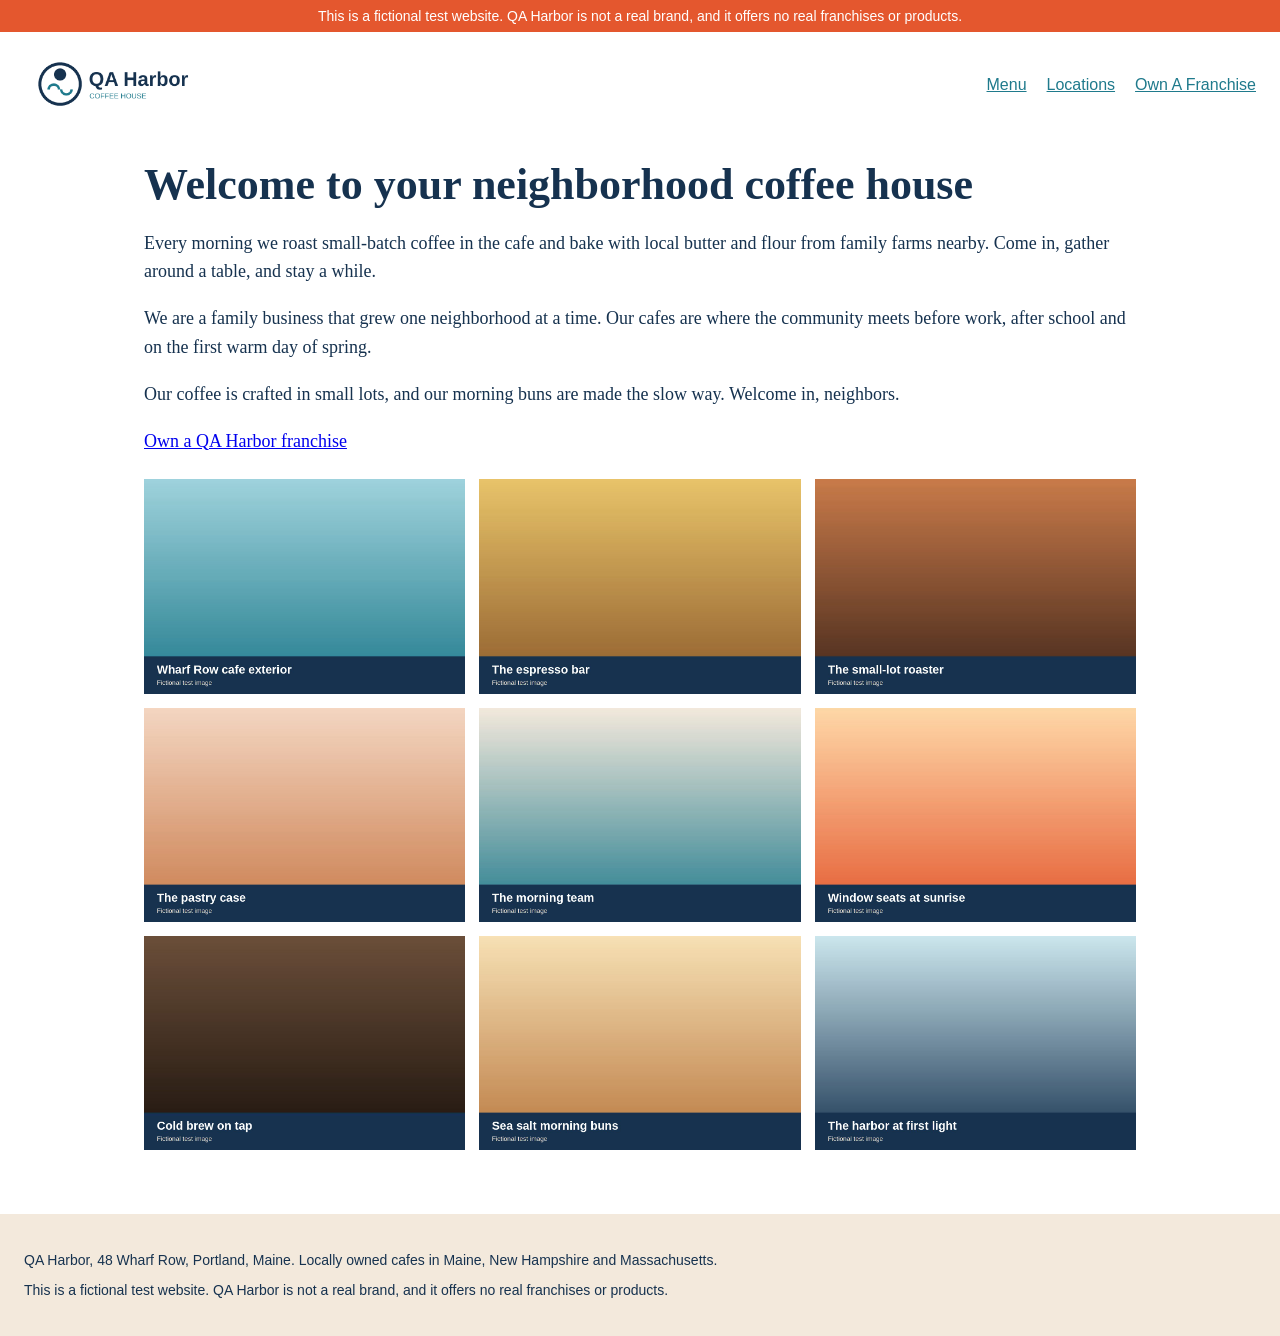
<file: index.html>
<!doctype html>
<html lang="en"><head>
<meta charset="utf-8">
<meta name="viewport" content="width=device-width, initial-scale=1">
<meta name="robots" content="noindex">
<title>QA Harbor | Small-Batch Coffee, Roasted In Your Neighborhood</title>
<meta name="description" content="Neighborhood coffee houses in Maine, New Hampshire and Massachusetts. Small-batch coffee roasted in the cafe and pastry baked each morning.">
<meta property="og:title" content="QA Harbor | Small-Batch Coffee, Roasted In Your Neighborhood">
<meta property="og:site_name" content="QA Harbor">
<meta property="og:description" content="Neighborhood coffee houses in Maine, New Hampshire and Massachusetts. Small-batch coffee roasted in the cafe and pastry baked each morning.">
<meta property="og:image" content="img/wharf-row-cafe.jpg">
<link rel="icon" href="img/logo.png">
<link rel="stylesheet" href="site.css">
</head><body>
<p class="notice">This is a fictional test website. QA Harbor is not a real brand, and it offers no real franchises or products.</p>
<header><a href="index.html"><img src="img/logo.png" alt="QA Harbor logo" width="192" height="72"></a><nav><a href="menu.html">Menu</a><a href="locations.html">Locations</a><a href="franchise.html">Own A Franchise</a></nav></header>
<main><h1>Welcome to your neighborhood coffee house</h1>
<p>Every morning we roast small-batch coffee in the cafe and bake with local butter and flour from family farms nearby. Come in, gather around a table, and stay a while.</p>
<p>We are a family business that grew one neighborhood at a time. Our cafes are where the community meets before work, after school and on the first warm day of spring.</p>
<p>Our coffee is crafted in small lots, and our morning buns are made the slow way. Welcome in, neighbors.</p>
<p><a href="franchise.html">Own a QA Harbor franchise</a></p>
<div class="grid"><img src="img/wharf-row-cafe.jpg" alt="Wharf Row cafe exterior" width="1200" height="800"><img src="img/espresso-bar.jpg" alt="The espresso bar" width="1200" height="800"><img src="img/roaster.jpg" alt="The small-lot roaster" width="1200" height="800"><img src="img/pastry-case.jpg" alt="The pastry case" width="1200" height="800"><img src="img/morning-team.jpg" alt="The morning team" width="1200" height="800"><img src="img/window-seats.jpg" alt="Window seats at sunrise" width="1200" height="800"><img src="img/cold-brew.jpg" alt="Cold brew on tap" width="1200" height="800"><img src="img/morning-bun.jpg" alt="Sea salt morning buns" width="1200" height="800"><img src="img/harbor-view.jpg" alt="The harbor at first light" width="1200" height="800"></div></main>
<footer><p>QA Harbor, 48 Wharf Row, Portland, Maine. Locally owned cafes in Maine, New Hampshire and Massachusetts.</p><p>This is a fictional test website. QA Harbor is not a real brand, and it offers no real franchises or products.</p></footer>
</body></html>
</file>
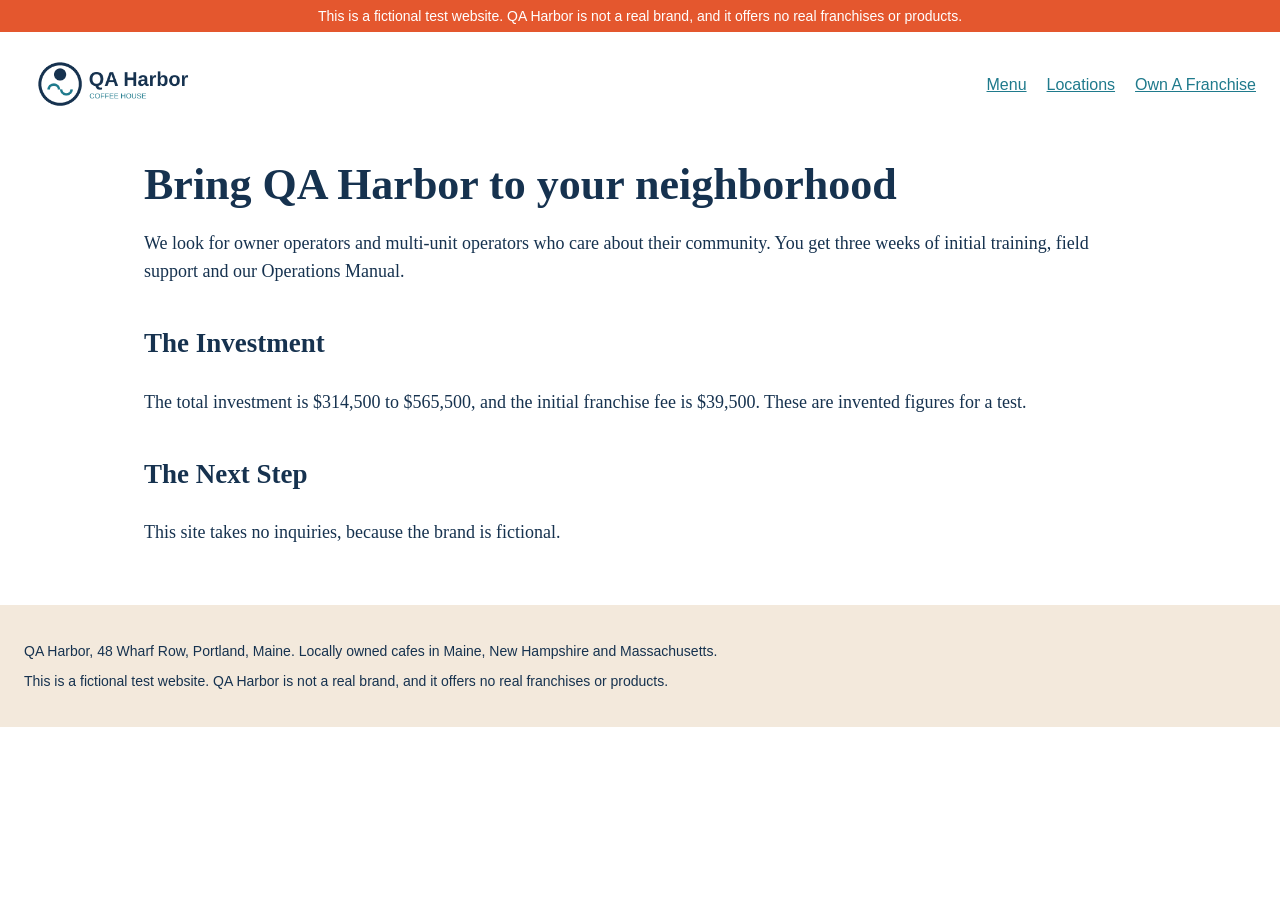
<file: franchise.html>
<!doctype html>
<html lang="en"><head>
<meta charset="utf-8">
<meta name="viewport" content="width=device-width, initial-scale=1">
<meta name="robots" content="noindex">
<title>Own A Franchise | QA Harbor</title>
<meta name="description" content="Bring a QA Harbor coffee house to your neighborhood.">
<meta property="og:title" content="Own A Franchise | QA Harbor">
<meta property="og:site_name" content="QA Harbor">
<meta property="og:description" content="Bring a QA Harbor coffee house to your neighborhood.">
<meta property="og:image" content="img/wharf-row-cafe.jpg">
<link rel="icon" href="img/logo.png">
<link rel="stylesheet" href="site.css">
</head><body>
<p class="notice">This is a fictional test website. QA Harbor is not a real brand, and it offers no real franchises or products.</p>
<header><a href="index.html"><img src="img/logo.png" alt="QA Harbor logo" width="192" height="72"></a><nav><a href="menu.html">Menu</a><a href="locations.html">Locations</a><a href="franchise.html">Own A Franchise</a></nav></header>
<main><h1>Bring QA Harbor to your neighborhood</h1>
<p>We look for owner operators and multi-unit operators who care about their community. You get three weeks of initial training, field support and our Operations Manual.</p>
<h2>The Investment</h2><p>The total investment is $314,500 to $565,500, and the initial franchise fee is $39,500. These are invented figures for a test.</p>
<h2>The Next Step</h2><p>This site takes no inquiries, because the brand is fictional.</p></main>
<footer><p>QA Harbor, 48 Wharf Row, Portland, Maine. Locally owned cafes in Maine, New Hampshire and Massachusetts.</p><p>This is a fictional test website. QA Harbor is not a real brand, and it offers no real franchises or products.</p></footer>
</body></html>
</file>
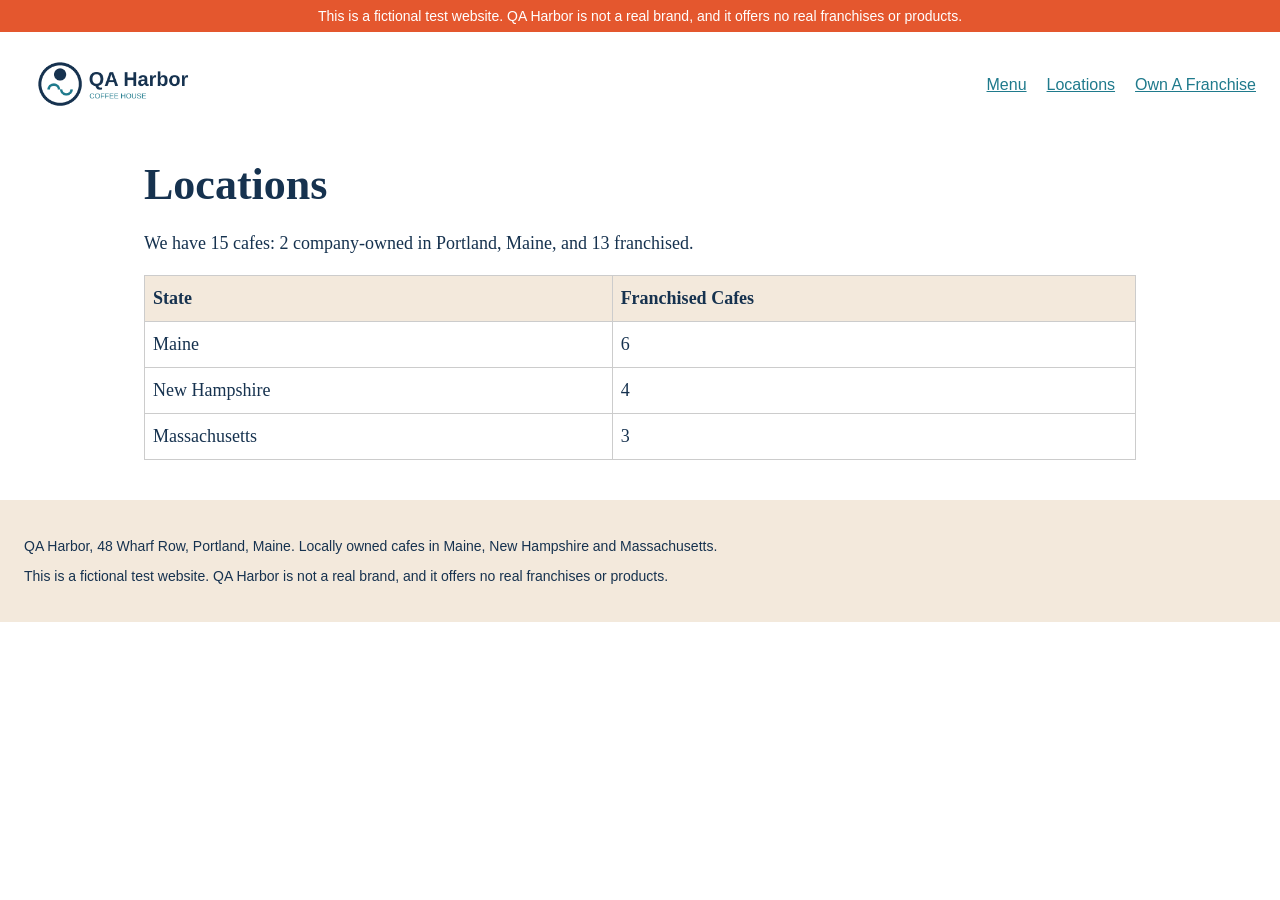
<file: locations.html>
<!doctype html>
<html lang="en"><head>
<meta charset="utf-8">
<meta name="viewport" content="width=device-width, initial-scale=1">
<meta name="robots" content="noindex">
<title>Locations | QA Harbor</title>
<meta name="description" content="QA Harbor has 15 cafes in Maine, New Hampshire and Massachusetts.">
<meta property="og:title" content="Locations | QA Harbor">
<meta property="og:site_name" content="QA Harbor">
<meta property="og:description" content="QA Harbor has 15 cafes in Maine, New Hampshire and Massachusetts.">
<meta property="og:image" content="img/wharf-row-cafe.jpg">
<link rel="icon" href="img/logo.png">
<link rel="stylesheet" href="site.css">
</head><body>
<p class="notice">This is a fictional test website. QA Harbor is not a real brand, and it offers no real franchises or products.</p>
<header><a href="index.html"><img src="img/logo.png" alt="QA Harbor logo" width="192" height="72"></a><nav><a href="menu.html">Menu</a><a href="locations.html">Locations</a><a href="franchise.html">Own A Franchise</a></nav></header>
<main><h1>Locations</h1><p>We have 15 cafes: 2 company-owned in Portland, Maine, and 13 franchised.</p>
<table><tr><th>State</th><th>Franchised Cafes</th></tr><tr><td>Maine</td><td>6</td></tr><tr><td>New Hampshire</td><td>4</td></tr><tr><td>Massachusetts</td><td>3</td></tr></table></main>
<footer><p>QA Harbor, 48 Wharf Row, Portland, Maine. Locally owned cafes in Maine, New Hampshire and Massachusetts.</p><p>This is a fictional test website. QA Harbor is not a real brand, and it offers no real franchises or products.</p></footer>
</body></html>
</file>
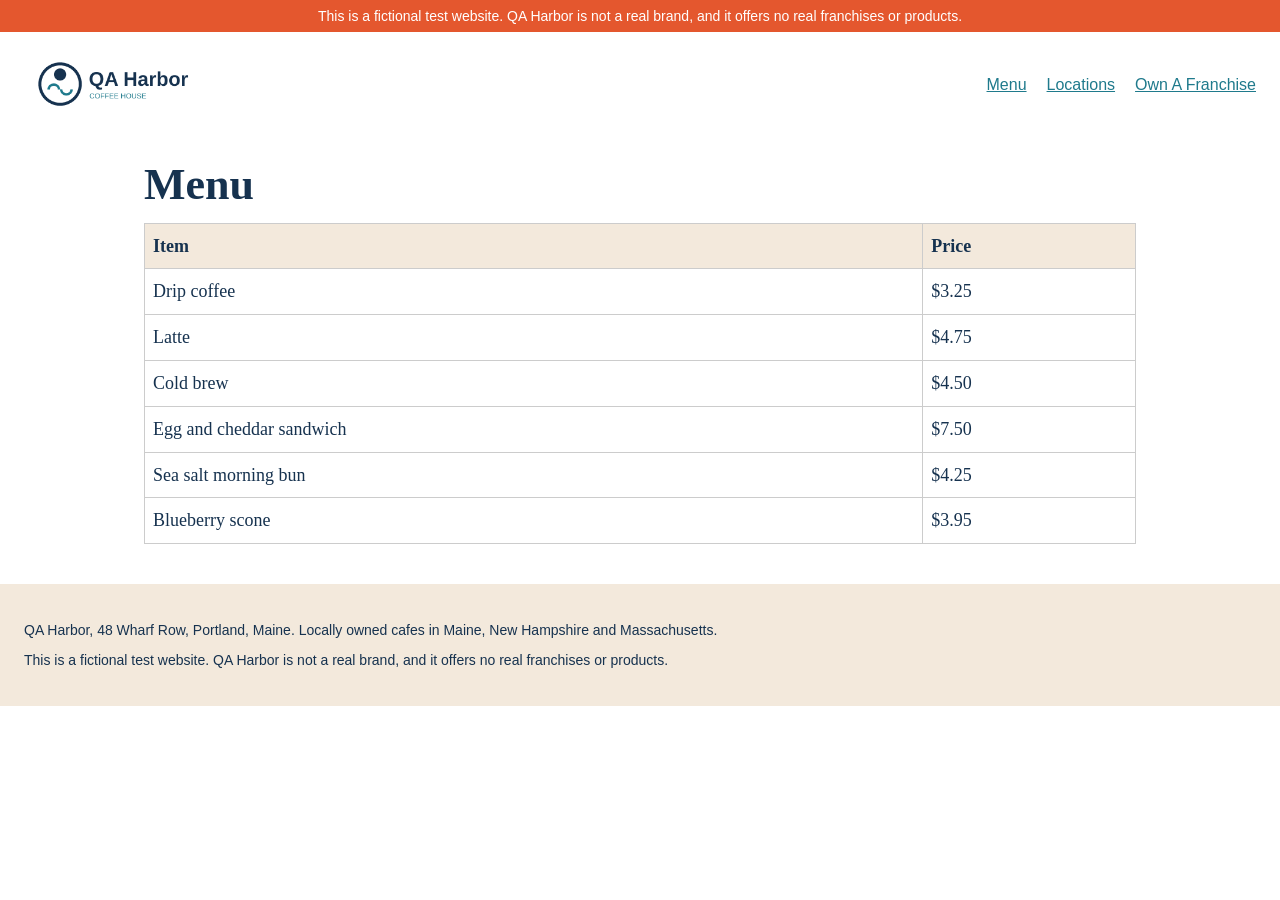
<file: menu.html>
<!doctype html>
<html lang="en"><head>
<meta charset="utf-8">
<meta name="viewport" content="width=device-width, initial-scale=1">
<meta name="robots" content="noindex">
<title>Menu | QA Harbor</title>
<meta name="description" content="Coffee, cold brew, morning buns and breakfast sandwiches at QA Harbor.">
<meta property="og:title" content="Menu | QA Harbor">
<meta property="og:site_name" content="QA Harbor">
<meta property="og:description" content="Coffee, cold brew, morning buns and breakfast sandwiches at QA Harbor.">
<meta property="og:image" content="img/wharf-row-cafe.jpg">
<link rel="icon" href="img/logo.png">
<link rel="stylesheet" href="site.css">
</head><body>
<p class="notice">This is a fictional test website. QA Harbor is not a real brand, and it offers no real franchises or products.</p>
<header><a href="index.html"><img src="img/logo.png" alt="QA Harbor logo" width="192" height="72"></a><nav><a href="menu.html">Menu</a><a href="locations.html">Locations</a><a href="franchise.html">Own A Franchise</a></nav></header>
<main><h1>Menu</h1><table><tr><th>Item</th><th>Price</th></tr><tr><td>Drip coffee</td><td>$3.25</td></tr><tr><td>Latte</td><td>$4.75</td></tr><tr><td>Cold brew</td><td>$4.50</td></tr>
<tr><td>Egg and cheddar sandwich</td><td>$7.50</td></tr><tr><td>Sea salt morning bun</td><td>$4.25</td></tr><tr><td>Blueberry scone</td><td>$3.95</td></tr></table></main>
<footer><p>QA Harbor, 48 Wharf Row, Portland, Maine. Locally owned cafes in Maine, New Hampshire and Massachusetts.</p><p>This is a fictional test website. QA Harbor is not a real brand, and it offers no real franchises or products.</p></footer>
</body></html>
</file>
<file: site.css>
*{box-sizing:border-box}body{margin:0;font:18px/1.6 Georgia,serif;color:#16324F;background:#fff}
.notice{margin:0;padding:8px 24px;background:#E4572E;color:#fff;font:14px Arial,sans-serif;text-align:center}
header{display:flex;flex-wrap:wrap;gap:16px;align-items:center;justify-content:space-between;padding:16px 24px}
nav a{margin-left:20px;color:#1F7A8C;font:16px Arial,sans-serif}main{max-width:1040px;margin:auto;padding:0 24px 40px}
h1{font-size:44px;line-height:1.15;margin:24px 0 12px}h2{margin-top:36px}img{max-width:100%;height:auto;display:block}
.grid{display:grid;grid-template-columns:repeat(auto-fill,minmax(280px,1fr));gap:14px;margin:24px 0}
table{border-collapse:collapse;width:100%}td,th{border:1px solid #ccc;padding:8px;text-align:left}th{background:#F3E9DC}
footer{background:#F3E9DC;padding:24px;font:14px Arial,sans-serif}
</file>
